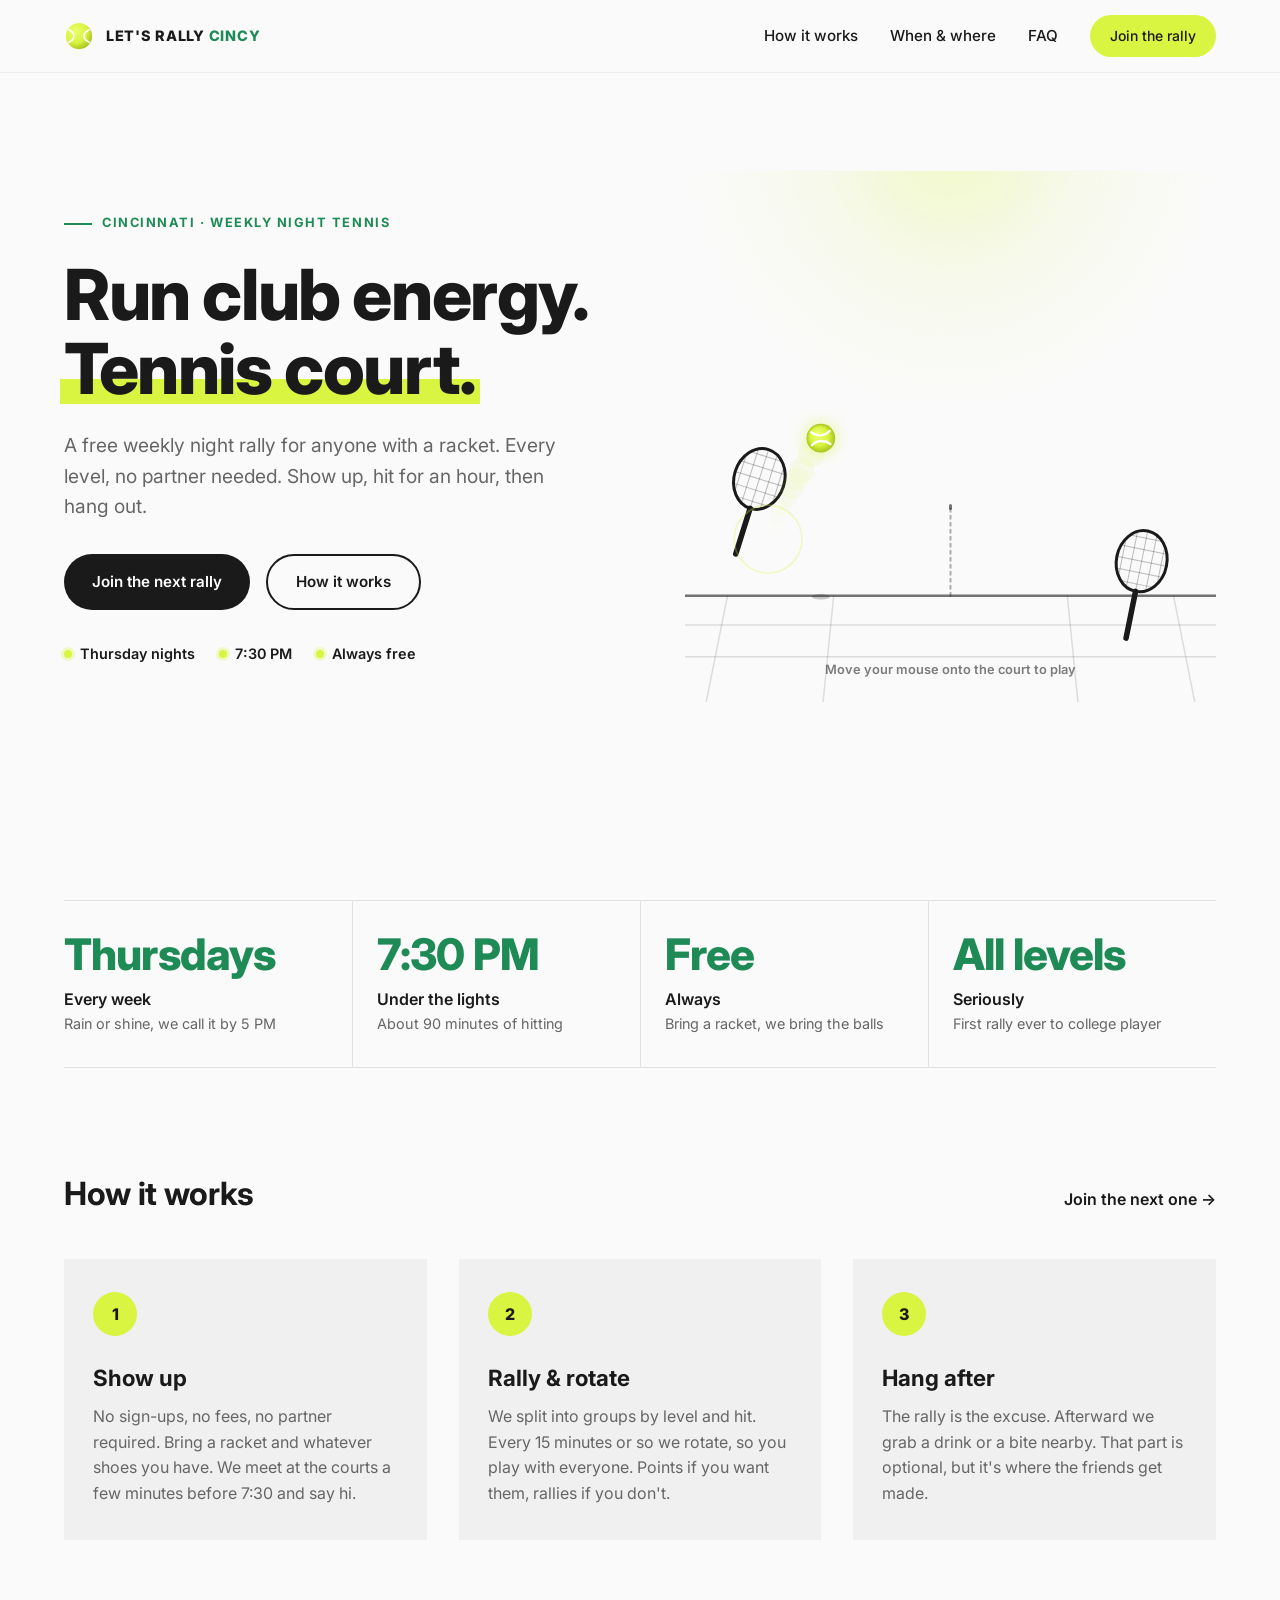
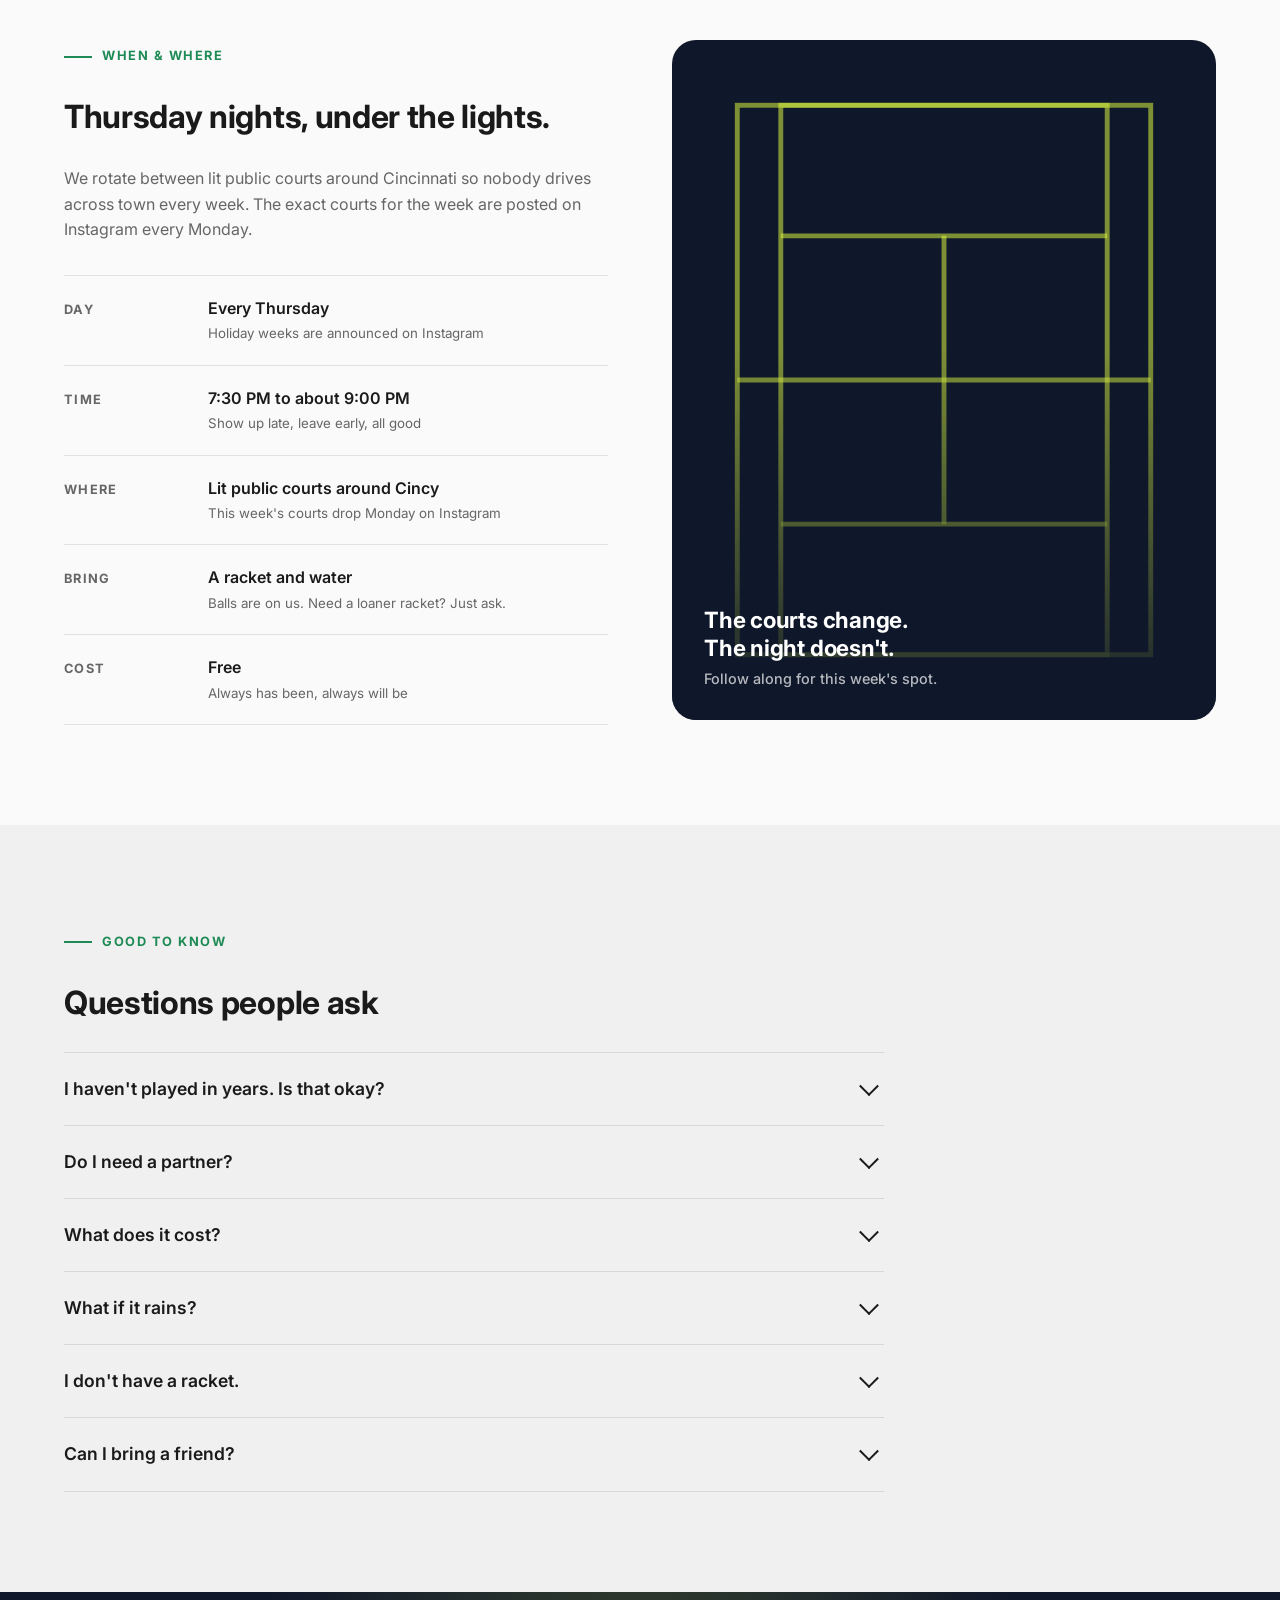
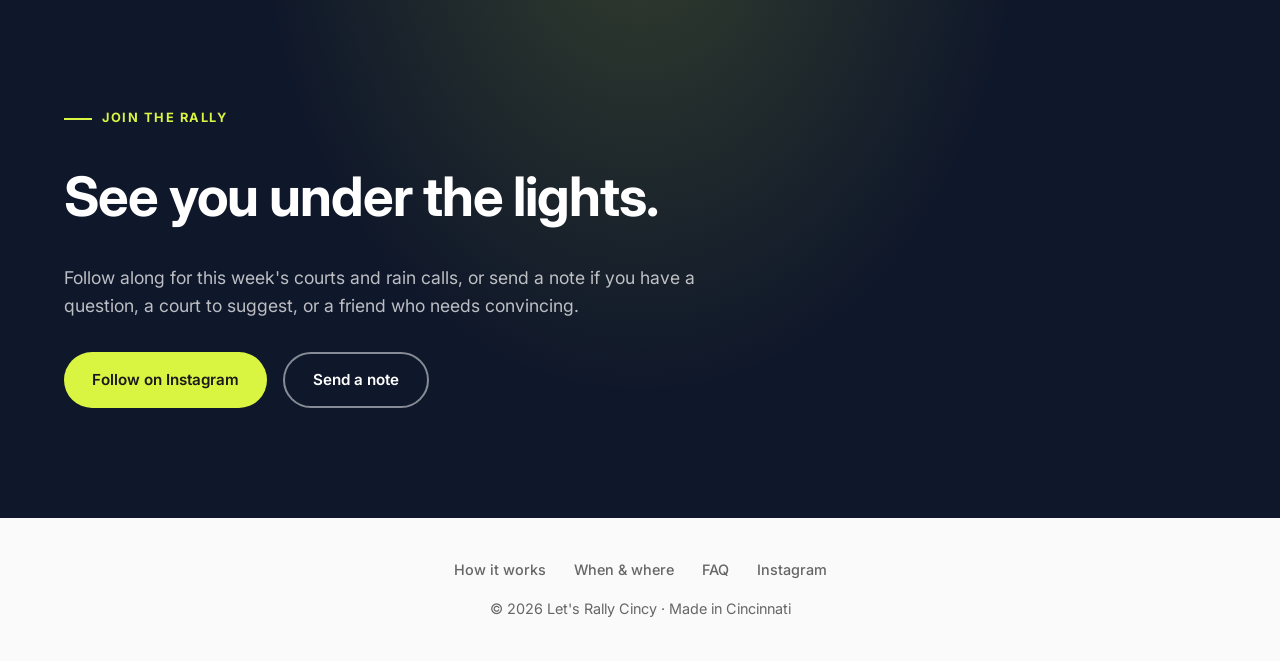
<file: index.html>
<!DOCTYPE html>
<html lang="en">

<head>
    <meta charset="UTF-8">
    <meta name="viewport" content="width=device-width, initial-scale=1.0">
    <title>Let's Rally Cincy | Weekly Night Tennis in Cincinnati</title>
    <meta name="description"
        content="A free weekly night tennis rally in Cincinnati. Run club energy, tennis court. Every level welcome, no partner needed. Show up, hit, hang out.">
    <meta name="theme-color" content="#fafafa">

    <!--
        EDIT ME: the details that change most often live in a few spots.
          - Day / time / meeting point: the hero meta line, the details strip, and the "When & where" list
          - Instagram + sign-up links: every href containing "instagram.com" or "mailto:"
          - Canonical URL / og:url / og:image: set these once the domain is live
    -->

    <!-- Open Graph -->
    <meta property="og:type" content="website">
    <meta property="og:title" content="Let's Rally Cincy | Weekly Night Tennis in Cincinnati">
    <meta property="og:description"
        content="Run club energy, tennis court. A free weekly night rally in Cincinnati. Every level welcome, no partner needed.">
    <meta property="og:image" content="images/og-image.png">
    <meta property="og:image:width" content="1200">
    <meta property="og:image:height" content="630">
    <meta property="og:image:alt" content="Let's Rally Cincy. Weekly night tennis in Cincinnati.">
    <meta property="og:site_name" content="Let's Rally Cincy">
    <meta property="og:locale" content="en_US">
    <meta name="twitter:card" content="summary_large_image">
    <meta name="twitter:title" content="Let's Rally Cincy | Weekly Night Tennis in Cincinnati">
    <meta name="twitter:description"
        content="Run club energy, tennis court. A free weekly night rally in Cincinnati. Every level welcome, no partner needed.">
    <meta name="twitter:image" content="images/og-image.png">

    <!-- Icons -->
    <link rel="icon" type="image/svg+xml" href="favicon.svg">
    <link rel="icon" type="image/png" sizes="32x32" href="favicon-32x32.png">
    <link rel="apple-touch-icon" href="apple-touch-icon.png">
    <link rel="manifest" href="site.webmanifest">

    <!-- Fonts -->
    <link rel="preconnect" href="https://fonts.googleapis.com">
    <link rel="preconnect" href="https://fonts.gstatic.com" crossorigin>
    <link href="https://fonts.googleapis.com/css2?family=Inter:wght@400;500;600;700;800&display=swap" rel="stylesheet">

    <link rel="stylesheet" href="styles.css">

    <script type="application/ld+json">
    {
        "@context": "https://schema.org",
        "@type": "SportsClub",
        "name": "Let's Rally Cincy",
        "description": "A free weekly night tennis rally in Cincinnati. Every level welcome, no partner needed.",
        "sport": "Tennis",
        "areaServed": { "@type": "City", "name": "Cincinnati" },
        "isAccessibleForFree": true
    }
    </script>
</head>

<body>
    <a href="#main" class="skip-link">Skip to content</a>

    <header>
        <nav class="container">
            <a href="#" class="logo" aria-label="Let's Rally Cincy, home">
                <svg viewBox="0 0 64 64" aria-hidden="true">
                    <defs>
                        <radialGradient id="glow-nav" cx="36%" cy="32%" r="72%">
                            <stop offset="0" stop-color="#EAFF6B" />
                            <stop offset="0.6" stop-color="#D9F441" />
                            <stop offset="1" stop-color="#A9C41E" />
                        </radialGradient>
                    </defs>
                    <circle cx="32" cy="32" r="28" fill="url(#glow-nav)" />
                    <path d="M10.5 18.5 C 25 26, 25 38, 10.5 45.5" fill="none" stroke="#fff" stroke-width="3.6" stroke-linecap="round" />
                    <path d="M53.5 18.5 C 39 26, 39 38, 53.5 45.5" fill="none" stroke="#fff" stroke-width="3.6" stroke-linecap="round" />
                </svg>
                <span>LET'S RALLY <span class="logo-cincy">CINCY</span></span>
            </a>
            <button class="mobile-menu-toggle" aria-label="Toggle menu" aria-expanded="false" aria-controls="mobile-menu">
                <span class="hamburger-line"></span>
                <span class="hamburger-line"></span>
                <span class="hamburger-line"></span>
            </button>
            <ul class="nav-links">
                <li><a href="#how">How it works</a></li>
                <li><a href="#when">When &amp; where</a></li>
                <li><a href="#faq">FAQ</a></li>
                <li><a href="#join" class="btn btn-ball">Join the rally</a></li>
            </ul>
        </nav>
    </header>

    <div class="mobile-menu" id="mobile-menu">
        <div class="mobile-menu-bg"></div>
        <button class="mobile-menu-close" id="mobile-menu-close" aria-label="Close menu">
            <svg width="32" height="32" viewBox="0 0 24 24" fill="none" stroke="currentColor" stroke-width="2">
                <line x1="18" y1="6" x2="6" y2="18"></line>
                <line x1="6" y1="6" x2="18" y2="18"></line>
            </svg>
        </button>
        <ul class="mobile-menu-links">
            <li><a href="#how">How it works</a></li>
            <li><a href="#when">When &amp; where</a></li>
            <li><a href="#faq">FAQ</a></li>
            <li><a href="#join">Join the rally</a></li>
        </ul>
    </div>

    <main id="main">
        <!-- ===== Hero ===== -->
        <section class="hero" id="top">
            <div class="container">
                <div class="hero-content">
                    <div class="hero-text">
                        <div class="eyebrow">Cincinnati · Weekly night tennis</div>
                        <h1>Run club energy. <span class="hl">Tennis court.</span></h1>
                        <p>
                            A free weekly night rally for anyone with a racket. Every level, no partner needed.
                            Show up, hit for an hour, then hang out.
                        </p>
                        <div class="hero-actions">
                            <a href="#join" class="btn btn-primary">Join the next rally</a>
                            <a href="#how" class="btn btn-outline">How it works</a>
                        </div>
                        <div class="hero-meta" aria-label="Quick details">
                            <span>Thursday nights</span>
                            <span>7:30 PM</span>
                            <span>Always free</span>
                        </div>
                    </div>

                    <!-- The rally. Move your mouse onto the court to take the near racket;
                         on touch, tap to swing. Decorative for assistive tech. -->
                    <div class="rally" id="rally" aria-hidden="true">
                        <canvas id="rally-canvas"></canvas>
                        <div class="rally-score" id="rally-score">Rally 0</div>
                        <div class="rally-msg" id="rally-msg"></div>
                        <div class="rally-hint" id="rally-hint">Move your mouse onto the court to play</div>
                    </div>
                </div>
            </div>
        </section>

        <!-- ===== Details strip ===== -->
        <div class="container">
            <div class="stat-strip reveal">
                <div class="stat">
                    <div class="stat-number">Thursdays</div>
                    <div class="stat-label">Every week</div>
                    <div class="stat-sub">Rain or shine, we call it by 5 PM</div>
                </div>
                <div class="stat">
                    <div class="stat-number">7:30 PM</div>
                    <div class="stat-label">Under the lights</div>
                    <div class="stat-sub">About 90 minutes of hitting</div>
                </div>
                <div class="stat">
                    <div class="stat-number">Free</div>
                    <div class="stat-label">Always</div>
                    <div class="stat-sub">Bring a racket, we bring the balls</div>
                </div>
                <div class="stat">
                    <div class="stat-number">All levels</div>
                    <div class="stat-label">Seriously</div>
                    <div class="stat-sub">First rally ever to college player</div>
                </div>
            </div>
        </div>

        <!-- ===== How it works ===== -->
        <section id="how">
            <div class="container">
                <div class="section-head reveal">
                    <h2>How it works</h2>
                    <a href="#join" class="section-link">Join the next one &rarr;</a>
                </div>
                <div class="grid-3 stagger" style="margin-top: 40px;">
                    <div class="card reveal">
                        <div class="card-step">1</div>
                        <h3>Show up</h3>
                        <p>No sign-ups, no fees, no partner required. Bring a racket and whatever shoes you have. We
                            meet at the courts a few minutes before 7:30 and say hi.</p>
                    </div>
                    <div class="card reveal">
                        <div class="card-step">2</div>
                        <h3>Rally &amp; rotate</h3>
                        <p>We split into groups by level and hit. Every 15 minutes or so we rotate, so you play with
                            everyone. Points if you want them, rallies if you don't.</p>
                    </div>
                    <div class="card reveal">
                        <div class="card-step">3</div>
                        <h3>Hang after</h3>
                        <p>The rally is the excuse. Afterward we grab a drink or a bite nearby. That part is optional,
                            but it's where the friends get made.</p>
                    </div>
                </div>
            </div>
        </section>

        <!-- ===== When & where ===== -->
        <section id="when" style="padding-top: 0;">
            <div class="container">
                <div class="split">
                    <div class="reveal">
                        <div class="eyebrow">When &amp; where</div>
                        <h2>Thursday nights, under the lights.</h2>
                        <p>
                            We rotate between lit public courts around Cincinnati so nobody drives across town every
                            week. The exact courts for the week are posted on Instagram every Monday.
                        </p>
                        <ul class="detail-list" style="margin-top: 32px;">
                            <li>
                                <span class="k">Day</span>
                                <span class="v">Every Thursday<small>Holiday weeks are announced on Instagram</small></span>
                            </li>
                            <li>
                                <span class="k">Time</span>
                                <span class="v">7:30 PM to about 9:00 PM<small>Show up late, leave early, all good</small></span>
                            </li>
                            <li>
                                <span class="k">Where</span>
                                <span class="v">Lit public courts around Cincy<small>This week's courts drop Monday on Instagram</small></span>
                            </li>
                            <li>
                                <span class="k">Bring</span>
                                <span class="v">A racket and water<small>Balls are on us. Need a loaner racket? Just ask.</small></span>
                            </li>
                            <li>
                                <span class="k">Cost</span>
                                <span class="v">Free<small>Always has been, always will be</small></span>
                            </li>
                        </ul>
                    </div>

                    <!-- Photo slot: replace the SVG with <img src="images/courts.jpg" alt="..."> once you have a shot -->
                    <div class="media-slot reveal">
                        <svg class="court-bg" viewBox="0 0 100 125" preserveAspectRatio="xMidYMid slice" aria-hidden="true">
                            <rect class="line" x="12" y="12" width="76" height="101" />
                            <rect class="line" x="20" y="12" width="60" height="101" />
                            <line class="line" x1="12" y1="62.5" x2="88" y2="62.5" stroke-width="3" />
                            <line class="line" x1="20" y1="36" x2="80" y2="36" />
                            <line class="line" x1="20" y1="89" x2="80" y2="89" />
                            <line class="line" x1="50" y1="36" x2="50" y2="89" />
                        </svg>
                        <div class="caption">
                            The courts change. The night doesn't.
                            <small>Follow along for this week's spot.</small>
                        </div>
                    </div>
                </div>
            </div>
        </section>

        <!-- ===== FAQ ===== -->
        <section id="faq" style="background: var(--surface-color);">
            <div class="container">
                <div class="reveal">
                    <div class="eyebrow">Good to know</div>
                    <h2>Questions people ask</h2>
                </div>
                <div class="faq reveal">
                    <details>
                        <summary>I haven't played in years. Is that okay?</summary>
                        <p>Yes. Rusty is the default. We group by level so you'll be hitting with people who are
                            also finding their swing. Nobody keeps score unless both of you want to.</p>
                    </details>
                    <details>
                        <summary>Do I need a partner?</summary>
                        <p>No. Most people come alone the first time. We rotate through the night, so you'll hit with
                            a bunch of different people before it's over.</p>
                    </details>
                    <details>
                        <summary>What does it cost?</summary>
                        <p>Nothing. The courts are public, the balls are covered, and the company is free. If you want
                            to chip in for balls down the line, we'll never say no, but it's never expected.</p>
                    </details>
                    <details>
                        <summary>What if it rains?</summary>
                        <p>We call it by 5 PM on Instagram. Light drizzle we usually play through. Wet courts we
                            don't, because sliding into the net is not the vibe.</p>
                    </details>
                    <details>
                        <summary>I don't have a racket.</summary>
                        <p>Come anyway. We keep a few loaners in the bag. Message ahead if you can so we make sure one
                            is there for you.</p>
                    </details>
                    <details>
                        <summary>Can I bring a friend?</summary>
                        <p>Please do. The whole thing runs on people bringing people.</p>
                    </details>
                </div>
            </div>
        </section>

        <!-- ===== Join ===== -->
        <section class="night" id="join">
            <div class="container">
                <div style="max-width: 760px;">
                    <div class="eyebrow">Join the rally</div>
                    <h2>See you under the lights.</h2>
                    <p>
                        Follow along for this week's courts and rain calls, or send a note if you have a question,
                        a court to suggest, or a friend who needs convincing.
                    </p>
                    <div style="display: flex; gap: 16px; flex-wrap: wrap; margin-top: 32px;">
                        <a href="https://www.instagram.com/" target="_blank" rel="noopener" class="btn btn-ball">Follow on Instagram</a>
                        <a href="mailto:scott@finmango.org?subject=Let%27s%20Rally%20Cincy" class="btn btn-outline">Send a note</a>
                    </div>
                </div>
            </div>
        </section>
    </main>

    <footer>
        <div class="container">
            <ul class="footer-links">
                <li><a href="#how">How it works</a></li>
                <li><a href="#when">When &amp; where</a></li>
                <li><a href="#faq">FAQ</a></li>
                <li><a href="https://www.instagram.com/" target="_blank" rel="noopener">Instagram</a></li>
            </ul>
            <p>© <span id="year">2026</span> Let's Rally Cincy · Made in Cincinnati</p>
        </div>
    </footer>

    <script src="js/main.js"></script>
    <script src="js/rally.js"></script>
</body>

</html>
</file>
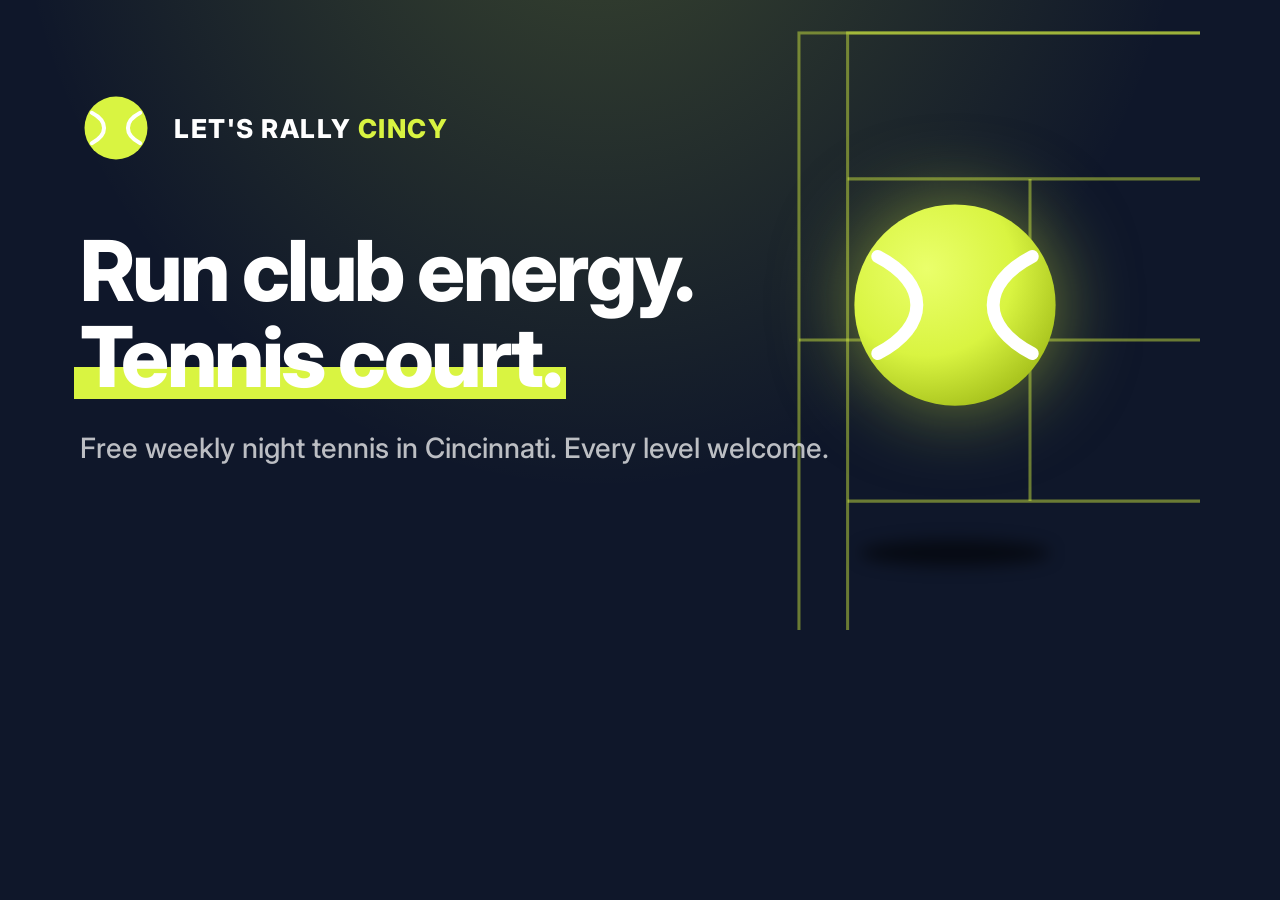
<file: tools/og-card.html>
<!DOCTYPE html>
<html lang="en">
<head>
<meta charset="UTF-8">
<link href="https://fonts.googleapis.com/css2?family=Inter:wght@500;700;800&display=swap" rel="stylesheet">
<style>
  html, body { margin: 0; width: 1200px; height: 630px; overflow: hidden; }
  body { font-family: Inter, sans-serif; background: #0F172A; color: #fff; position: relative; }
  .glow { position: absolute; left: 50%; top: -30%; width: 1400px; height: 800px; transform: translateX(-50%);
          background: radial-gradient(ellipse at 50% 0%, rgba(217,244,65,0.22), rgba(217,244,65,0) 60%); }
  .court { position: absolute; right: -140px; top: -40px; width: 620px; height: 760px; }
  .court rect, .court line { stroke: #D9F441; fill: none; stroke-width: 0.5; opacity: 0.45; }
  .wrap { position: absolute; left: 80px; top: 92px; }
  .mark { display: flex; align-items: center; gap: 22px; margin-bottom: 64px; }
  .mark svg { width: 72px; height: 72px; }
  .mark span { font-weight: 800; font-size: 26px; letter-spacing: 0.06em; }
  .mark span b { color: #D9F441; font-weight: 800; }
  h1 { font-size: 84px; font-weight: 800; line-height: 1.02; letter-spacing: -0.03em; margin: 0 0 32px; max-width: 760px; }
  h1 .hl { background: linear-gradient(transparent 60%, #D9F441 60%, #D9F441 92%, transparent 92%); color: #fff; padding: 0 6px; margin: 0 -6px; }
  p { font-size: 28px; font-weight: 500; color: rgba(255,255,255,0.72); margin: 0; }
  .ball { position: absolute; right: 130px; top: 190px; width: 230px; height: 230px; filter: drop-shadow(0 0 40px rgba(217,244,65,0.5)); }
  .shadow { position: absolute; right: 150px; top: 540px; width: 190px; height: 26px; border-radius: 50%; background: rgba(0,0,0,0.55); filter: blur(8px); }
</style>
</head>
<body>
  <div class="glow"></div>
  <svg class="court" viewBox="0 0 100 125" aria-hidden="true">
    <rect x="12" y="12" width="76" height="101" />
    <rect x="20" y="12" width="60" height="101" />
    <line x1="12" y1="62.5" x2="88" y2="62.5" stroke-width="1.2" />
    <line x1="20" y1="36" x2="80" y2="36" />
    <line x1="20" y1="89" x2="80" y2="89" />
    <line x1="50" y1="36" x2="50" y2="89" />
  </svg>
  <div class="shadow"></div>
  <svg class="ball" viewBox="0 0 64 64">
    <defs><radialGradient id="g" cx="36%" cy="32%" r="72%"><stop offset="0" stop-color="#EAFF6B"/><stop offset="0.6" stop-color="#D9F441"/><stop offset="1" stop-color="#A9C41E"/></radialGradient></defs>
    <circle cx="32" cy="32" r="28" fill="url(#g)"/>
    <path d="M10.5 18.5 C 25 26, 25 38, 10.5 45.5" fill="none" stroke="#fff" stroke-width="3.6" stroke-linecap="round"/>
    <path d="M53.5 18.5 C 39 26, 39 38, 53.5 45.5" fill="none" stroke="#fff" stroke-width="3.6" stroke-linecap="round"/>
  </svg>
  <div class="wrap">
    <div class="mark">
      <svg viewBox="0 0 64 64"><circle cx="32" cy="32" r="28" fill="#D9F441"/><path d="M10.5 18.5 C 25 26, 25 38, 10.5 45.5" fill="none" stroke="#fff" stroke-width="3.6" stroke-linecap="round"/><path d="M53.5 18.5 C 39 26, 39 38, 53.5 45.5" fill="none" stroke="#fff" stroke-width="3.6" stroke-linecap="round"/></svg>
      <span>LET'S RALLY <b>CINCY</b></span>
    </div>
    <h1>Run club energy.<br><span class="hl">Tennis court.</span></h1>
    <p>Free weekly night tennis in Cincinnati. Every level welcome.</p>
  </div>
</body>
</html>
</file>
<file: styles.css>
/* Let's Rally Cincy - design system
   Shares its bones with sglasgow.com: Inter, near-white canvas, near-black
   type, pill buttons, flat surface cards. Tennis brings the colour. */
:root {
    --bg-color: #fafafa;
    --text-color: #1a1a1a;
    --text-muted: #666;
    --surface-color: #f0f0f0;
    --border-color: rgba(0, 0, 0, 0.1);

    /* Optic yellow is the ball. Court green carries small text accents,
       where the yellow would not read against the canvas. */
    --ball: #D9F441;
    --ball-deep: #A9C41E;
    --accent-color: #1E8A55;
    --night: #0F172A;
    --night-2: #1B2540;
}

* {
    margin: 0;
    padding: 0;
    box-sizing: border-box;
}

html {
    scroll-behavior: smooth;
}

body {
    font-family: 'Inter', -apple-system, BlinkMacSystemFont, sans-serif;
    background: var(--bg-color);
    color: var(--text-color);
    line-height: 1.6;
    overflow-x: hidden;
}

.container {
    max-width: 1200px;
    margin: 0 auto;
    padding: 0 24px;
}

/* ---- Header ---- */
header {
    position: fixed;
    top: 0;
    left: 0;
    right: 0;
    z-index: 1000;
    background: rgba(250, 250, 250, 0.9);
    backdrop-filter: blur(10px);
    -webkit-backdrop-filter: blur(10px);
    border-bottom: 1px solid rgba(0, 0, 0, 0.05);
}

header nav {
    display: flex;
    justify-content: space-between;
    align-items: center;
    height: 72px;
}

.logo {
    display: inline-flex;
    align-items: center;
    gap: 12px;
    font-weight: 800;
    font-size: 0.9rem;
    letter-spacing: 0.05em;
    text-decoration: none;
    color: var(--text-color);
    position: relative;
    z-index: 10001;
}

.logo img,
.logo svg {
    width: 30px;
    height: 30px;
    flex: none;
}

.logo .logo-cincy {
    color: var(--accent-color);
}

.nav-links {
    display: flex;
    gap: 32px;
    list-style: none;
    align-items: center;
}

.nav-links a {
    text-decoration: none;
    color: var(--text-color);
    font-weight: 500;
    font-size: 0.95rem;
    transition: opacity 0.2s;
}

.nav-links a:hover {
    opacity: 0.6;
}

.nav-links .btn {
    padding: 10px 20px;
    font-size: 0.875rem;
}

.nav-links .btn:hover {
    opacity: 1;
}

.mobile-menu-toggle {
    display: none;
    background: none;
    border: none;
    cursor: pointer;
    padding: 8px;
    position: relative;
    z-index: 10001;
}

.hamburger-line {
    display: block;
    width: 24px;
    height: 2px;
    background: var(--text-color);
    margin: 5px 0;
    transition: transform 0.3s, opacity 0.3s;
}

.mobile-menu {
    display: none;
}

/* ---- Typography ---- */
h1 {
    font-size: clamp(2.5rem, 5vw, 3.5rem);
    font-weight: 800;
    line-height: 1.1;
    margin-bottom: 24px;
}

h2 {
    font-size: 2rem;
    font-weight: 700;
    letter-spacing: -0.01em;
    margin-bottom: 24px;
}

h3 {
    font-size: 1.3rem;
    font-weight: 700;
    margin-bottom: 16px;
}

p {
    color: var(--text-muted);
    max-width: 700px;
    margin-bottom: 16px;
}

a {
    color: var(--text-color);
    text-decoration: none;
    transition: color 0.2s;
}

a:hover {
    color: var(--accent-color);
}

.eyebrow {
    display: inline-flex;
    align-items: center;
    gap: 10px;
    font-size: 0.8rem;
    font-weight: 700;
    letter-spacing: 0.12em;
    text-transform: uppercase;
    color: var(--accent-color);
    margin-bottom: 24px;
}

.eyebrow::before {
    content: "";
    width: 28px;
    height: 2px;
    background: var(--accent-color);
}

/* ---- Buttons ---- */
.btn {
    display: inline-flex;
    align-items: center;
    gap: 8px;
    padding: 14px 28px;
    border-radius: 100px;
    font-weight: 600;
    font-size: 0.95rem;
    text-decoration: none;
    transition: all 0.2s;
    cursor: pointer;
    border: none;
    font-family: inherit;
}

.btn-primary,
.btn-primary:hover {
    background: var(--text-color);
    color: white;
}

.btn-primary:hover {
    background: #333;
    transform: translateY(-2px);
}

.btn-outline {
    background: transparent;
    color: var(--text-color);
    border: 2px solid var(--text-color);
}

.btn-outline:hover {
    background: var(--text-color);
    color: white;
}

/* The ball-coloured button: dark type on optic yellow */
.btn-ball,
.btn-ball:hover {
    background: var(--ball);
    color: var(--text-color);
}

.btn-ball:hover {
    background: #e4fa5f;
    transform: translateY(-2px);
}

.btn:focus-visible,
a:focus-visible,
button:focus-visible,
summary:focus-visible {
    outline: 3px solid var(--accent-color);
    outline-offset: 3px;
}

/* ---- Sections ---- */
section {
    padding: 100px 0;
    scroll-margin-top: 88px;
}

.section-head {
    display: flex;
    justify-content: space-between;
    align-items: baseline;
    flex-wrap: wrap;
    gap: 8px 24px;
}

.section-head h2 {
    margin-bottom: 0;
}

.section-link {
    font-weight: 600;
    white-space: nowrap;
}

/* ---- Hero ---- */
.hero {
    min-height: 100vh;
    display: flex;
    align-items: center;
    padding-top: 72px;
    position: relative;
    overflow: hidden;
}

.hero-content {
    position: relative;
    z-index: 2;
    display: grid;
    grid-template-columns: 1.05fr 1fr;
    gap: 64px;
    align-items: center;
}

.hero-text h1 {
    font-size: clamp(2.8rem, 5.5vw, 4.5rem);
    font-weight: 800;
    line-height: 1.05;
    letter-spacing: -0.02em;
    margin-bottom: 24px;
    text-wrap: balance;
}

.hero-text h1 .hl {
    /* Highlighter stroke in ball yellow under the key phrase */
    background: linear-gradient(transparent 62%, var(--ball) 62%, var(--ball) 92%, transparent 92%);
    padding: 0 0.06em;
    margin: 0 -0.06em;
}

.hero-text p {
    font-size: 1.2rem;
    color: var(--text-muted);
    margin-bottom: 32px;
    max-width: 520px;
    text-wrap: pretty;
}

.hero-actions {
    display: flex;
    flex-wrap: wrap;
    gap: 16px;
}

.hero-meta {
    margin-top: 32px;
    display: flex;
    flex-wrap: wrap;
    gap: 10px 24px;
    font-size: 0.9rem;
    font-weight: 600;
    color: var(--text-color);
}

.hero-meta span {
    display: inline-flex;
    align-items: center;
    gap: 8px;
}

.hero-meta span::before {
    content: "";
    width: 8px;
    height: 8px;
    border-radius: 50%;
    background: var(--ball);
    box-shadow: 0 0 0 3px rgba(217, 244, 65, 0.3);
}

/* ---- The rally: an interactive canvas, see js/rally.js ------------------
   Move the mouse onto the court to take the near racket; tap to swing on
   touch. Until then it plays itself. */
.rally {
    position: relative;
    width: 100%;
    aspect-ratio: 1 / 1;
    max-height: 560px;
    user-select: none;
    -webkit-user-select: none;
    -webkit-tap-highlight-color: transparent;
}

.rally canvas {
    position: absolute;
    inset: 0;
    width: 100%;
    height: 100%;
    display: block;
    /* Vertical swipes still scroll the page on touch; taps swing */
    touch-action: pan-y;
}

/* The racket is the cursor once you're playing */
.rally.is-mouse canvas {
    cursor: none;
}

.rally-score {
    position: absolute;
    top: 6%;
    left: 4%;
    padding: 6px 12px;
    border-radius: 100px;
    background: var(--text-color);
    color: #fff;
    font-size: 0.78rem;
    font-weight: 700;
    letter-spacing: 0.02em;
    font-variant-numeric: tabular-nums;
    pointer-events: none;
    opacity: 0;
    transform: translateY(-4px);
    transition: opacity 0.3s ease, transform 0.3s ease;
}

.rally.is-playing .rally-score {
    opacity: 1;
    transform: none;
}

.rally-msg {
    position: absolute;
    left: 50%;
    top: 34%;
    transform: translate(-50%, 6px) scale(0.96);
    font-size: clamp(1.2rem, 2.4vw, 1.7rem);
    font-weight: 800;
    letter-spacing: -0.02em;
    color: var(--text-color);
    pointer-events: none;
    opacity: 0;
    transition: opacity 0.25s ease, transform 0.25s ease;
    white-space: nowrap;
}

.rally-msg.good {
    color: var(--accent-color);
}

.rally-msg.show {
    opacity: 1;
    transform: translate(-50%, 0) scale(1);
}

.rally-hint {
    position: absolute;
    left: 50%;
    bottom: 4%;
    transform: translateX(-50%);
    font-size: 0.8rem;
    font-weight: 600;
    color: var(--text-muted);
    white-space: nowrap;
    opacity: 0.85;
    pointer-events: none;
    transition: opacity 0.3s ease;
}

/* ---- Details strip ---- */
.stat-strip {
    display: grid;
    grid-template-columns: repeat(4, 1fr);
    border-top: 1px solid var(--border-color);
    border-bottom: 1px solid var(--border-color);
}

.stat-strip .stat {
    padding: 32px 24px;
    border-left: 1px solid var(--border-color);
}

.stat-strip .stat:first-child {
    border-left: none;
    padding-left: 0;
}

.stat-number {
    font-size: clamp(2rem, 3.4vw, 2.8rem);
    font-weight: 800;
    line-height: 1;
    letter-spacing: -0.02em;
    color: var(--accent-color);
    text-wrap: balance;
}

.stat-label {
    margin-top: 10px;
    font-weight: 600;
    color: var(--text-color);
}

.stat-sub {
    font-size: 0.9rem;
    color: var(--text-muted);
}

/* ---- Cards ---- */
.grid-3 {
    display: grid;
    grid-template-columns: repeat(3, 1fr);
    gap: 32px;
}

.card {
    background: var(--surface-color);
    padding: 32px 28px;
    border: 1px solid transparent;
    transition: all 0.2s;
    display: flex;
    flex-direction: column;
    height: 100%;
}

.card:hover {
    border-color: var(--text-color);
    transform: translateY(-4px);
}

.card-step {
    width: 44px;
    height: 44px;
    border-radius: 50%;
    display: grid;
    place-items: center;
    background: var(--ball);
    color: var(--text-color);
    font-weight: 800;
    font-size: 1rem;
    margin-bottom: 24px;
}

.card h3 {
    font-size: 1.4rem;
    margin-bottom: 8px;
}

.card p {
    margin-bottom: 0;
}

/* Optional photo slot at the top of a card. Drop an <img> in and the
   grey box gives way. */
.card-image-wrapper {
    width: 100%;
    aspect-ratio: 16/9;
    overflow: hidden;
    margin: -32px -28px 24px;
    width: calc(100% + 56px);
    background: var(--border-color);
}

.card-image {
    width: 100%;
    height: 100%;
    object-fit: cover;
    filter: grayscale(100%);
    transition: filter 0.4s ease, transform 0.4s ease;
}

.card:hover .card-image {
    filter: grayscale(0%);
    transform: scale(1.05);
}

/* ---- When & where ---- */
.split {
    display: grid;
    grid-template-columns: 1fr 1fr;
    gap: 64px;
    align-items: start;
}

.detail-list {
    list-style: none;
    border-top: 1px solid var(--border-color);
}

.detail-list li {
    display: grid;
    grid-template-columns: 120px 1fr;
    gap: 24px;
    padding: 20px 0;
    border-bottom: 1px solid var(--border-color);
}

.detail-list dt,
.detail-list .k {
    font-size: 0.8rem;
    font-weight: 700;
    letter-spacing: 0.1em;
    text-transform: uppercase;
    color: var(--text-muted);
    padding-top: 4px;
}

.detail-list .v {
    font-weight: 600;
    color: var(--text-color);
}

.detail-list .v small {
    display: block;
    font-weight: 400;
    color: var(--text-muted);
    margin-top: 2px;
}

/* Big rounded photo/map slot beside the details */
.media-slot {
    position: relative;
    aspect-ratio: 4 / 5;
    background: var(--night);
    border-radius: 24px;
    overflow: hidden;
    display: flex;
    align-items: flex-end;
    padding: 32px;
    color: #fff;
}

.media-slot img {
    position: absolute;
    inset: 0;
    width: 100%;
    height: 100%;
    object-fit: cover;
}

.media-slot .court-bg {
    position: absolute;
    inset: 0;
    width: 100%;
    height: 100%;
    color: var(--ball);
}

.media-slot .court-bg .line {
    stroke: currentColor;
    stroke-width: 0.9;
    opacity: 0.55;
    fill: none;
}

.media-slot::after {
    content: "";
    position: absolute;
    inset: auto 0 0 0;
    height: 55%;
    background: linear-gradient(to top, rgba(15, 23, 42, 0.95), rgba(15, 23, 42, 0));
}

.media-slot .caption {
    position: relative;
    z-index: 1;
    font-weight: 700;
    font-size: 1.4rem;
    letter-spacing: -0.01em;
    text-wrap: balance;
    max-width: 18ch;
    line-height: 1.25;
}

.media-slot .caption small {
    display: block;
    font-weight: 500;
    font-size: 0.9rem;
    color: rgba(255, 255, 255, 0.7);
    margin-top: 8px;
    letter-spacing: 0;
}

/* ---- FAQ ---- */
.faq {
    border-top: 1px solid var(--border-color);
    max-width: 820px;
}

.faq details {
    border-bottom: 1px solid var(--border-color);
}

.faq summary {
    list-style: none;
    cursor: pointer;
    padding: 22px 48px 22px 0;
    font-weight: 600;
    font-size: 1.1rem;
    position: relative;
}

.faq summary::-webkit-details-marker {
    display: none;
}

.faq summary::after {
    content: "";
    position: absolute;
    right: 8px;
    top: 50%;
    width: 12px;
    height: 12px;
    border-right: 2px solid var(--text-color);
    border-bottom: 2px solid var(--text-color);
    transform: translateY(-70%) rotate(45deg);
    transition: transform 0.25s ease;
}

.faq details[open] summary::after {
    transform: translateY(-30%) rotate(-135deg);
}

.faq details p {
    padding-bottom: 24px;
    margin-bottom: 0;
}

/* ---- Night closing ---- */
.night {
    background: var(--night);
    color: #fff;
    padding: 110px 0;
    position: relative;
    overflow: hidden;
}

.night::before {
    /* Floodlight from above */
    content: "";
    position: absolute;
    left: 50%;
    top: -20%;
    width: 900px;
    height: 600px;
    transform: translateX(-50%);
    background: radial-gradient(ellipse at 50% 0%, rgba(217, 244, 65, 0.18), rgba(217, 244, 65, 0) 60%);
    pointer-events: none;
}

.night .container {
    position: relative;
    z-index: 1;
}

.night h2 {
    color: #fff;
    font-size: clamp(2rem, 4.5vw, 3.4rem);
    letter-spacing: -0.02em;
    text-wrap: balance;
}

.night p {
    color: rgba(255, 255, 255, 0.72);
    font-size: 1.1rem;
}

.night .btn-outline {
    color: #fff;
    border-color: rgba(255, 255, 255, 0.5);
}

.night .btn-outline:hover {
    background: #fff;
    color: var(--text-color);
    border-color: #fff;
}

.night .eyebrow {
    color: var(--ball);
}

.night .eyebrow::before {
    background: var(--ball);
}

/* ---- Footer ---- */
footer {
    padding: 40px 0;
    text-align: center;
    color: var(--text-muted);
    font-size: 0.9rem;
}

footer p {
    max-width: none;
    margin-bottom: 0;
}

.footer-links {
    display: flex;
    flex-wrap: wrap;
    justify-content: center;
    gap: 8px 28px;
    list-style: none;
    margin-bottom: 16px;
}

.footer-links a {
    color: var(--text-muted);
    font-weight: 500;
}

.footer-links a:hover {
    color: var(--accent-color);
}

.skip-link {
    position: absolute;
    top: 8px;
    left: 8px;
    z-index: 20000;
    padding: 10px 16px;
    border-radius: 100px;
    background: var(--text-color);
    color: white;
    font-weight: 600;
    font-size: 0.9rem;
    text-decoration: none;
    transform: translateY(-200%);
    transition: transform 0.2s;
}

.skip-link:focus {
    transform: translateY(0);
    color: white;
}

/* ---- Scroll reveal ---- */
.reveal {
    opacity: 0;
    transform: translateY(24px);
    transition: opacity 0.7s ease, transform 0.7s ease;
}

.reveal.is-visible {
    opacity: 1;
    transform: none;
}

.stagger > .reveal:nth-child(2) { transition-delay: 0.08s; }
.stagger > .reveal:nth-child(3) { transition-delay: 0.16s; }
.stagger > .reveal:nth-child(4) { transition-delay: 0.24s; }

/* ---- Mobile ---- */
@media (max-width: 900px) {
    .grid-3 {
        grid-template-columns: 1fr;
    }

    .split {
        grid-template-columns: 1fr;
        gap: 40px;
    }

    .media-slot {
        aspect-ratio: 16 / 10;
    }

    .stat-strip {
        grid-template-columns: 1fr 1fr;
    }

    .stat-strip .stat {
        padding: 24px 20px;
    }

    .stat-strip .stat:nth-child(odd) {
        border-left: none;
        padding-left: 0;
    }

    .stat-strip .stat:nth-child(n + 3) {
        border-top: 1px solid var(--border-color);
    }
}

@media (max-width: 768px) {
    .mobile-menu-toggle {
        display: block;
    }

    .nav-links {
        display: none;
    }

    .mobile-menu {
        display: block;
        position: fixed;
        top: 0;
        left: 0;
        width: 100%;
        height: 100%;
        z-index: 10000;
        opacity: 0;
        visibility: hidden;
        transition: opacity 0.3s, visibility 0.3s;
    }

    .mobile-menu.active {
        opacity: 1;
        visibility: visible;
    }

    .mobile-menu-bg {
        position: absolute;
        top: 0;
        left: 0;
        width: 100%;
        height: 100%;
        background: #fafafa;
        z-index: 0;
    }

    .mobile-menu-links {
        position: relative;
        z-index: 1;
        display: flex;
        flex-direction: column;
        align-items: center;
        justify-content: center;
        height: 100%;
        gap: 40px;
        list-style: none;
    }

    .mobile-menu-links a {
        font-size: 1.8rem;
        font-weight: 600;
        color: var(--text-color);
    }

    .mobile-menu-close {
        position: absolute;
        top: 20px;
        right: 24px;
        background: none;
        border: none;
        cursor: pointer;
        padding: 8px;
        z-index: 10001;
        color: var(--text-color);
    }

    .hero {
        padding-top: 96px;
        padding-bottom: 40px;
        min-height: 100vh;
        min-height: 100dvh;
    }

    .hero-content {
        grid-template-columns: 1fr;
        gap: 24px;
        text-align: center;
    }

    .hero-text h1 {
        font-size: 2.2rem;
    }

    .hero-text p {
        font-size: 1rem;
        margin-left: auto;
        margin-right: auto;
    }

    .hero-actions,
    .hero-meta {
        justify-content: center;
    }

    .hero-text .eyebrow {
        justify-content: center;
    }

    .hero-text .eyebrow::before {
        display: none;
    }

    .rally {
        max-width: 420px;
        margin: 0 auto;
        aspect-ratio: 4 / 3;
    }

    section {
        padding: 64px 0;
    }

    .night {
        padding: 80px 0;
    }

    h2 {
        font-size: 1.6rem;
    }

    .detail-list li {
        grid-template-columns: 96px 1fr;
        gap: 16px;
    }

    .footer-links {
        gap: 8px 18px;
    }
}

/* ---- Reduced motion: the rally holds a still frame mid-flight ---- */
@media (prefers-reduced-motion: reduce) {
    html {
        scroll-behavior: auto;
    }

    .rally-hint,
    .rally-score,
    .rally-msg {
        display: none;
    }

    .reveal {
        opacity: 1;
        transform: none;
        transition: none;
    }

    .card,
    .btn {
        transition: none;
    }
}
</file>
